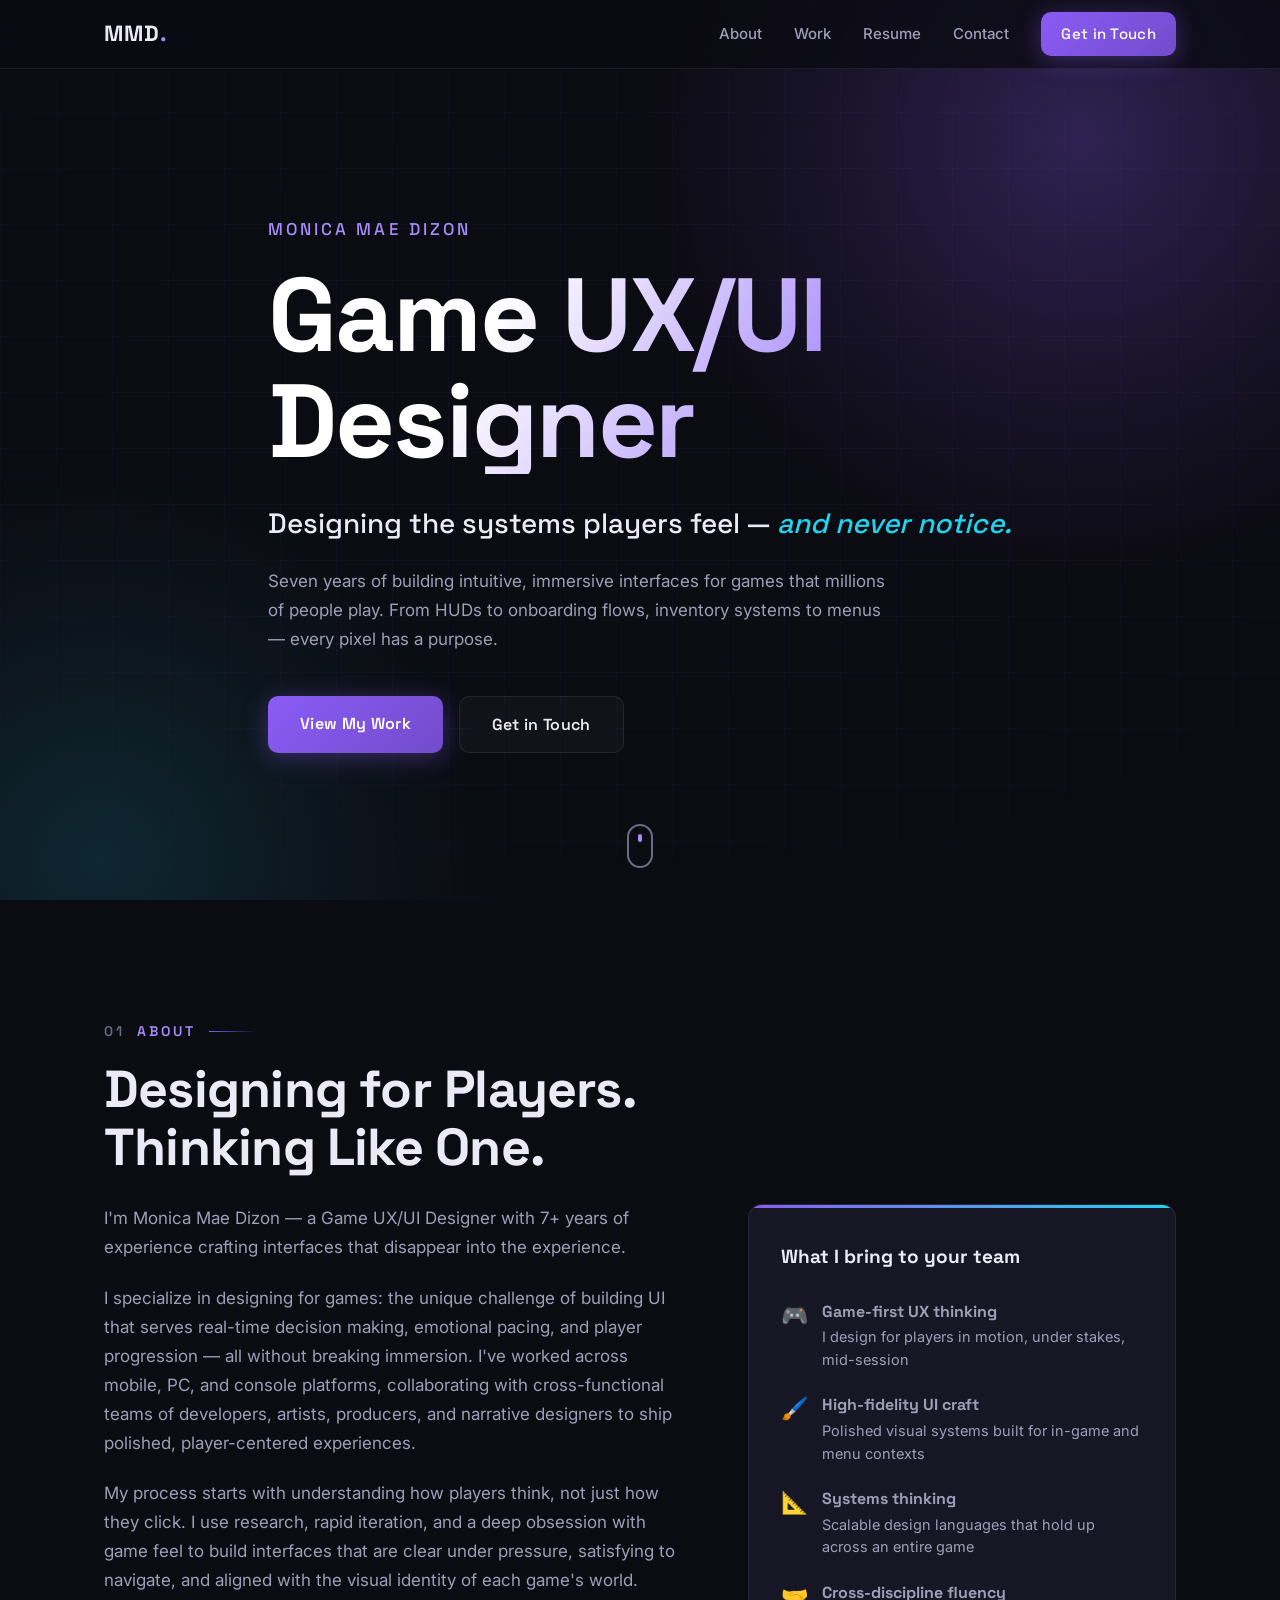
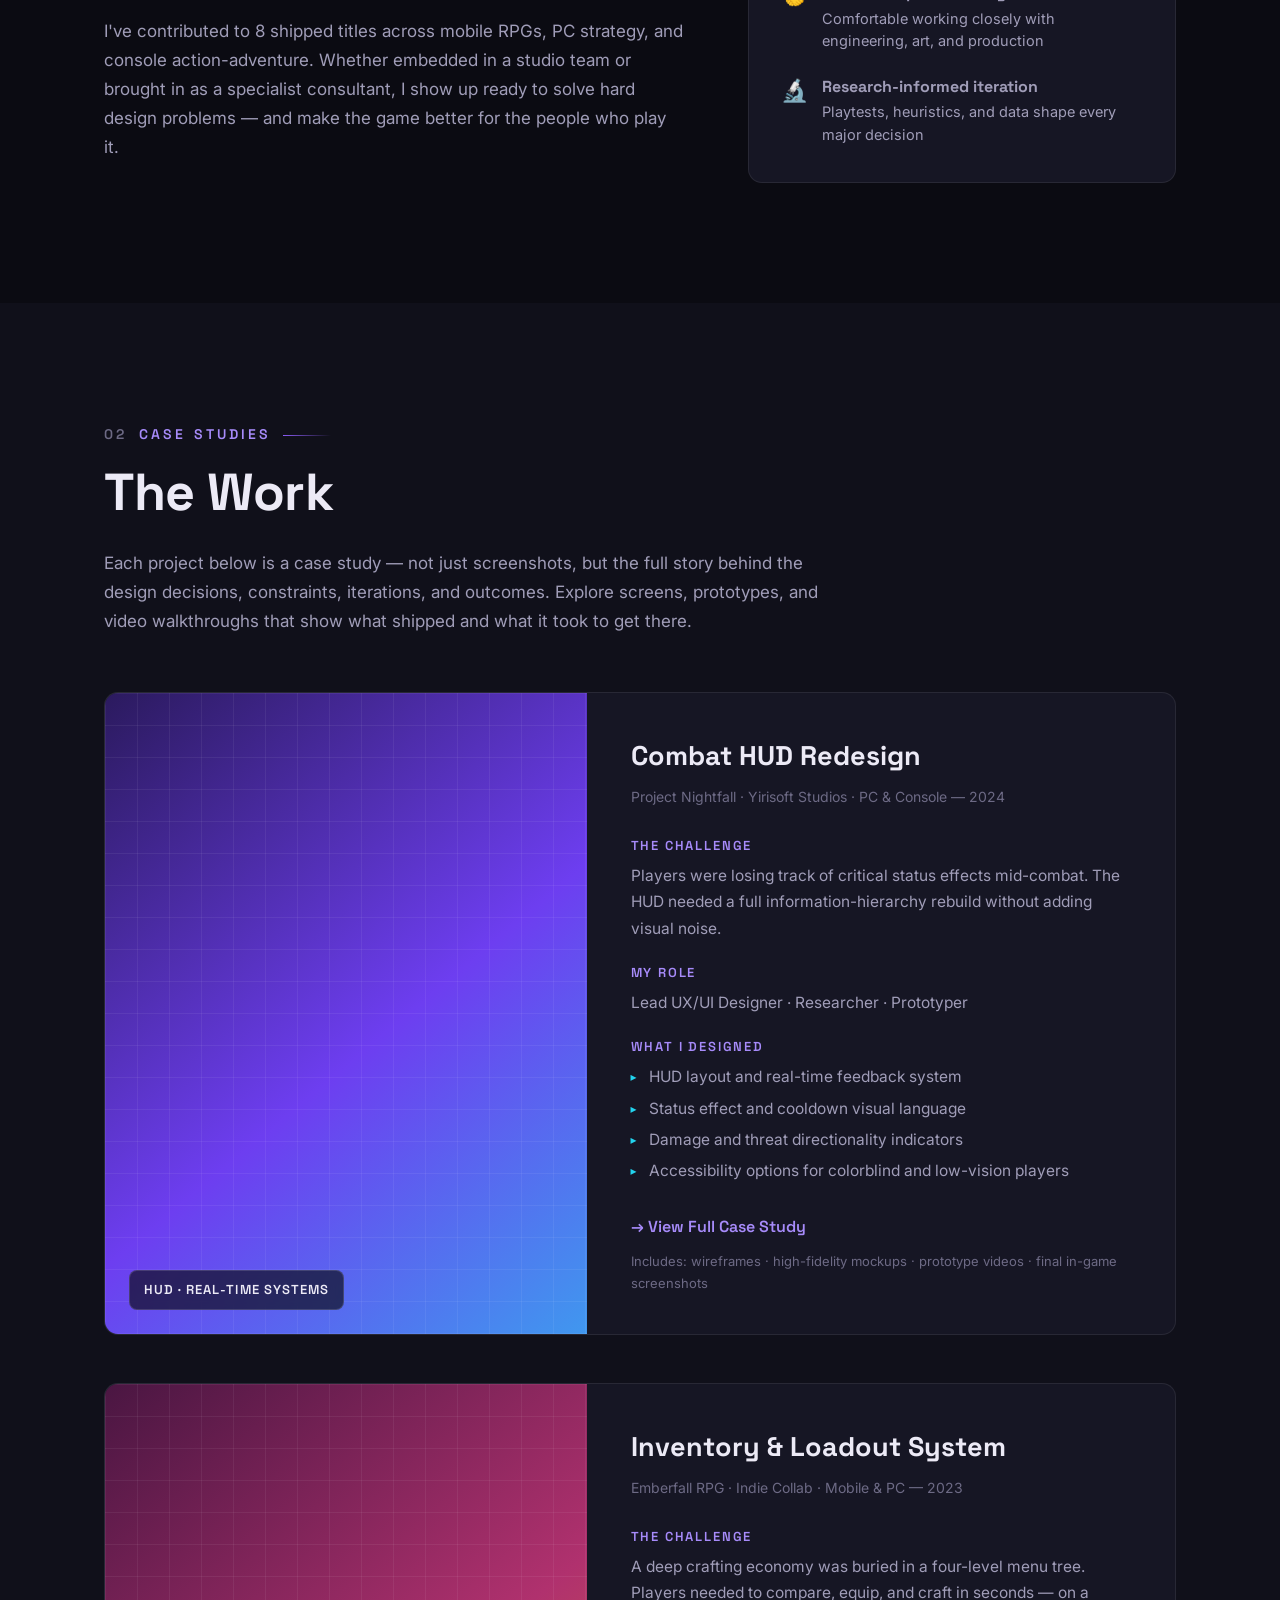
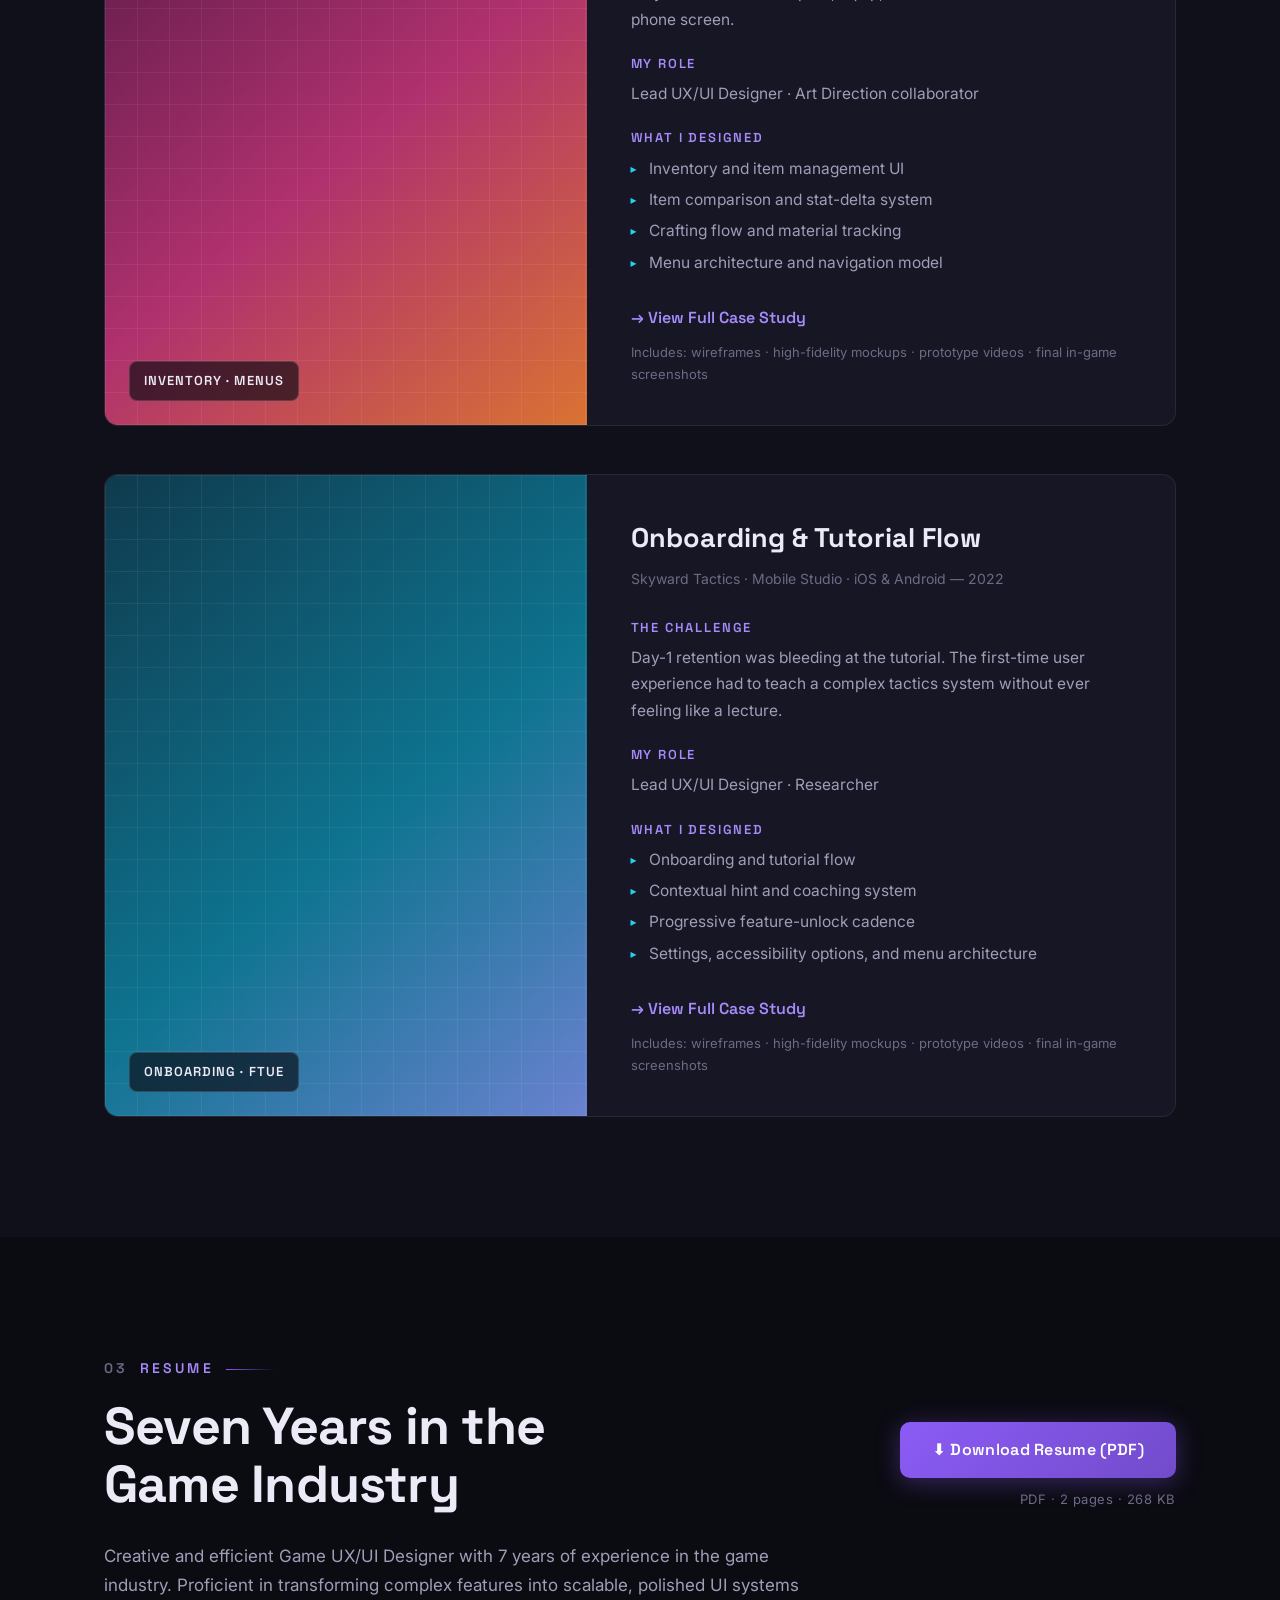
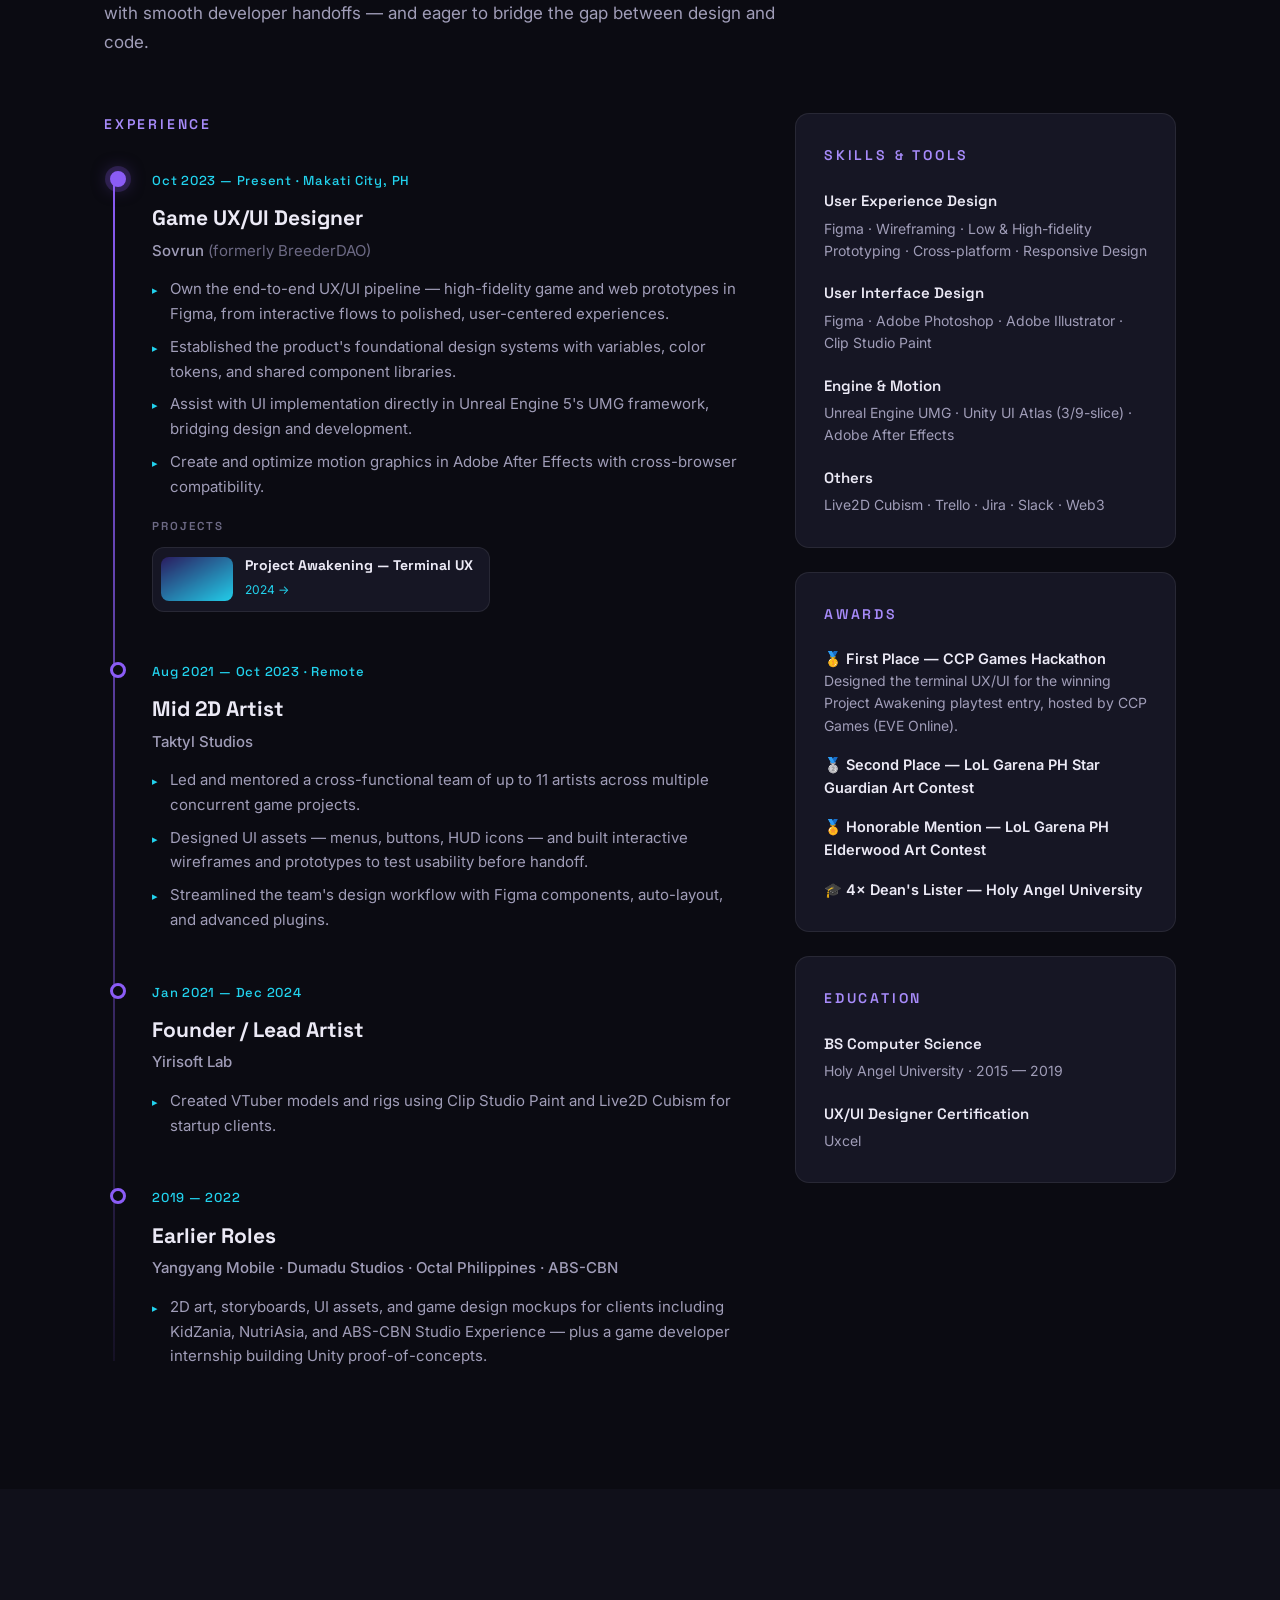
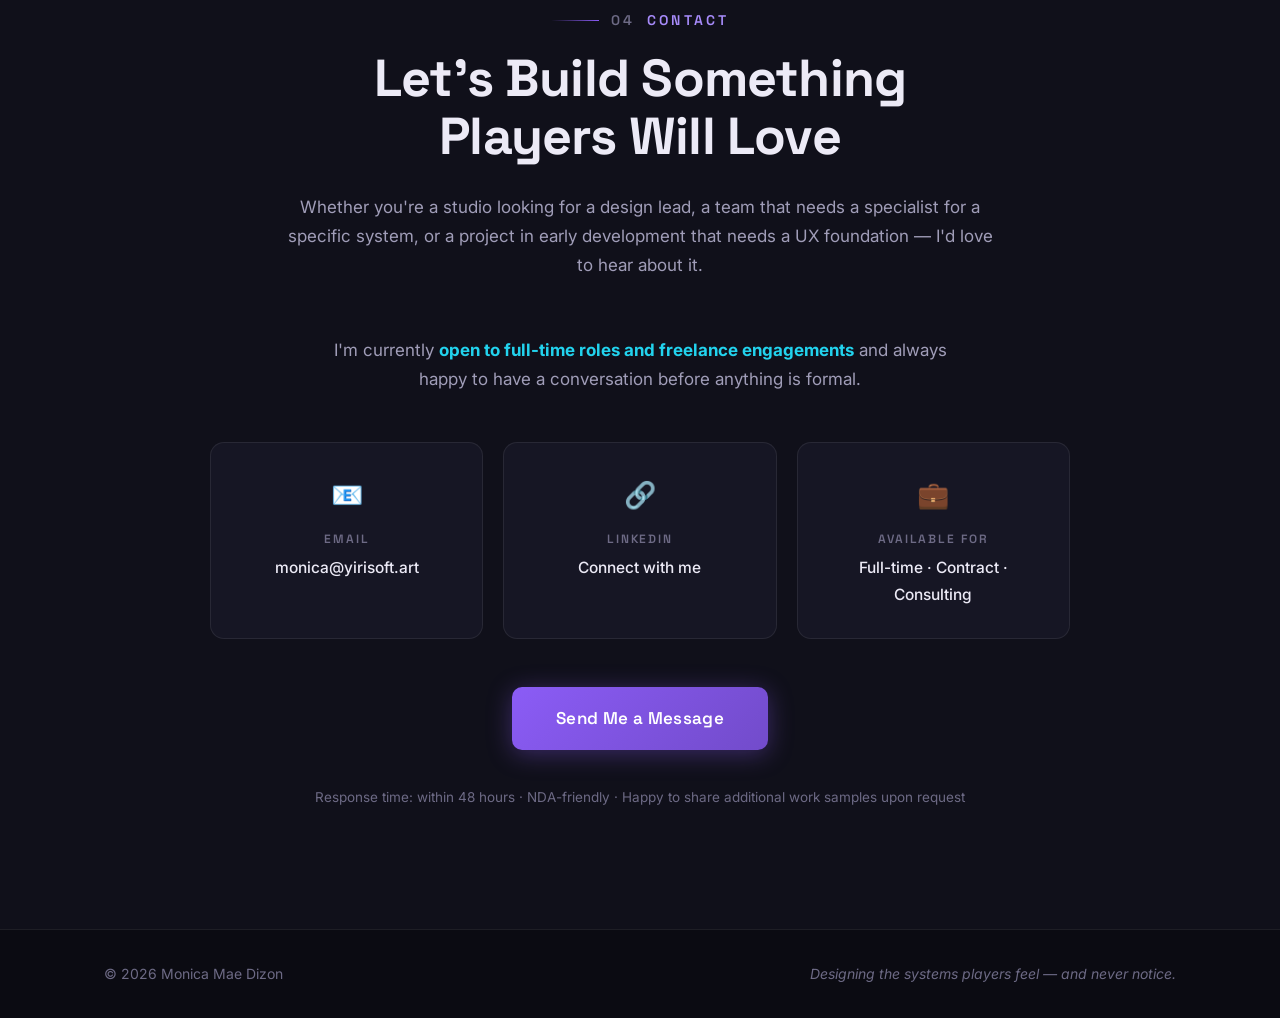
<file: index.html>
<!DOCTYPE html>
<html lang="en">
<head>
  <meta charset="UTF-8">
  <meta name="viewport" content="width=device-width, initial-scale=1.0">
  <title>Monica Mae Dizon — Game UX/UI Designer</title>
  <meta name="description" content="Game UX/UI Designer with 7+ years crafting intuitive, immersive interfaces for games millions of people play.">
  <link rel="preconnect" href="https://fonts.googleapis.com">
  <link rel="preconnect" href="https://fonts.gstatic.com" crossorigin>
  <link href="https://fonts.googleapis.com/css2?family=Space+Grotesk:wght@400;500;600;700&family=Inter:wght@400;500;600&display=swap" rel="stylesheet">
  <link rel="stylesheet" href="styles.css">
</head>
<body>

  <!-- ============ NAV ============ -->
  <header class="nav" id="top">
    <div class="nav-inner">
      <a href="#top" class="nav-logo">MMD<span class="logo-dot">.</span></a>
      <nav class="nav-links" id="navLinks">
        <a href="#about">About</a>
        <a href="#work">Work</a>
        <a href="#resume">Resume</a>
        <a href="#contact">Contact</a>
        <a href="#contact" class="btn btn-small btn-primary">Get in Touch</a>
      </nav>
      <button class="nav-toggle" id="navToggle" aria-label="Toggle navigation" aria-expanded="false">
        <span></span><span></span><span></span>
      </button>
    </div>
  </header>

  <!-- ============ HERO ============ -->
  <section class="hero">
    <div class="hero-bg" aria-hidden="true">
      <div class="grid-overlay"></div>
      <div class="glow glow-1"></div>
      <div class="glow glow-2"></div>
    </div>
    <div class="container hero-content">
      <p class="hero-eyebrow reveal">Monica Mae Dizon</p>
      <h1 class="hero-title reveal">Game UX/UI<br>Designer</h1>
      <p class="hero-tagline reveal">Designing the systems players feel — <em>and never notice.</em></p>
      <p class="hero-sub reveal">
        Seven years of building intuitive, immersive interfaces for games that millions of
        people play. From HUDs to onboarding flows, inventory systems to menus —
        every pixel has a purpose.
      </p>
      <div class="hero-cta reveal">
        <a href="#work" class="btn btn-primary">View My Work</a>
        <a href="#contact" class="btn btn-ghost">Get in Touch</a>
      </div>
    </div>
    <a href="#about" class="scroll-hint" aria-label="Scroll to About section">
      <span class="scroll-hint-dot"></span>
    </a>
  </section>

  <!-- ============ ABOUT ============ -->
  <section class="section" id="about">
    <div class="container">
      <div class="section-label reveal"><span>01</span> About</div>
      <h2 class="section-title reveal">Designing for Players.<br>Thinking Like One.</h2>

      <div class="about-grid">
        <div class="about-text reveal">
          <p>
            I'm Monica Mae Dizon — a Game UX/UI Designer with 7+ years of experience
            crafting interfaces that disappear into the experience.
          </p>
          <p>
            I specialize in designing for games: the unique challenge of building UI that
            serves real-time decision making, emotional pacing, and player progression —
            all without breaking immersion. I've worked across mobile, PC, and console
            platforms, collaborating with cross-functional teams of developers, artists,
            producers, and narrative designers to ship polished, player-centered experiences.
          </p>
          <p>
            My process starts with understanding <strong>how players think</strong>, not just
            how they click. I use research, rapid iteration, and a deep obsession with game
            feel to build interfaces that are clear under pressure, satisfying to navigate,
            and aligned with the visual identity of each game's world.
          </p>
          <p>
            <!-- TODO: Replace "8 shipped titles" and genres/platforms with Monica's real credits -->
            I've contributed to 8 shipped titles across mobile RPGs, PC strategy, and
            console action-adventure. Whether embedded in a studio team or brought in as a
            specialist consultant, I show up ready to solve hard design problems — and make
            the game better for the people who play it.
          </p>
        </div>

        <aside class="about-skills reveal">
          <h3>What I bring to your team</h3>
          <ul class="skill-list">
            <li>
              <span class="skill-icon">🎮</span>
              <div><strong>Game-first UX thinking</strong>I design for players in motion, under stakes, mid-session</div>
            </li>
            <li>
              <span class="skill-icon">🖌️</span>
              <div><strong>High-fidelity UI craft</strong>Polished visual systems built for in-game and menu contexts</div>
            </li>
            <li>
              <span class="skill-icon">📐</span>
              <div><strong>Systems thinking</strong>Scalable design languages that hold up across an entire game</div>
            </li>
            <li>
              <span class="skill-icon">🤝</span>
              <div><strong>Cross-discipline fluency</strong>Comfortable working closely with engineering, art, and production</div>
            </li>
            <li>
              <span class="skill-icon">🔬</span>
              <div><strong>Research-informed iteration</strong>Playtests, heuristics, and data shape every major decision</div>
            </li>
          </ul>
        </aside>
      </div>
    </div>
  </section>

  <!-- ============ WORK ============ -->
  <section class="section section-alt" id="work">
    <div class="container">
      <div class="section-label reveal"><span>02</span> Case Studies</div>
      <h2 class="section-title reveal">The Work</h2>
      <p class="section-intro reveal">
        Each project below is a case study — not just screenshots, but the full story behind
        the design decisions, constraints, iterations, and outcomes. Explore screens,
        prototypes, and video walkthroughs that show what shipped and what it took to get there.
      </p>

      <div class="case-grid">

        <!-- TODO: Replace all three case study cards with real projects -->
        <article class="case-card reveal">
          <div class="case-thumb case-thumb-1">
            <span class="case-thumb-tag">HUD · Real-time Systems</span>
          </div>
          <div class="case-body">
            <h3>Combat HUD Redesign</h3>
            <p class="case-meta">Project Nightfall · Yirisoft Studios · PC &amp; Console — 2024</p>
            <div class="case-block">
              <h4>The Challenge</h4>
              <p>Players were losing track of critical status effects mid-combat. The HUD needed a full information-hierarchy rebuild without adding visual noise.</p>
            </div>
            <div class="case-block">
              <h4>My Role</h4>
              <p>Lead UX/UI Designer · Researcher · Prototyper</p>
            </div>
            <div class="case-block">
              <h4>What I Designed</h4>
              <ul>
                <li>HUD layout and real-time feedback system</li>
                <li>Status effect and cooldown visual language</li>
                <li>Damage and threat directionality indicators</li>
                <li>Accessibility options for colorblind and low-vision players</li>
              </ul>
            </div>
            <a href="#" class="case-link">→ View Full Case Study</a>
            <p class="case-includes">Includes: wireframes · high-fidelity mockups · prototype videos · final in-game screenshots</p>
          </div>
        </article>

        <article class="case-card reveal">
          <div class="case-thumb case-thumb-2">
            <span class="case-thumb-tag">Inventory · Menus</span>
          </div>
          <div class="case-body">
            <h3>Inventory &amp; Loadout System</h3>
            <p class="case-meta">Emberfall RPG · Indie Collab · Mobile &amp; PC — 2023</p>
            <div class="case-block">
              <h4>The Challenge</h4>
              <p>A deep crafting economy was buried in a four-level menu tree. Players needed to compare, equip, and craft in seconds — on a phone screen.</p>
            </div>
            <div class="case-block">
              <h4>My Role</h4>
              <p>Lead UX/UI Designer · Art Direction collaborator</p>
            </div>
            <div class="case-block">
              <h4>What I Designed</h4>
              <ul>
                <li>Inventory and item management UI</li>
                <li>Item comparison and stat-delta system</li>
                <li>Crafting flow and material tracking</li>
                <li>Menu architecture and navigation model</li>
              </ul>
            </div>
            <a href="#" class="case-link">→ View Full Case Study</a>
            <p class="case-includes">Includes: wireframes · high-fidelity mockups · prototype videos · final in-game screenshots</p>
          </div>
        </article>

        <article class="case-card reveal">
          <div class="case-thumb case-thumb-3">
            <span class="case-thumb-tag">Onboarding · FTUE</span>
          </div>
          <div class="case-body">
            <h3>Onboarding &amp; Tutorial Flow</h3>
            <p class="case-meta">Skyward Tactics · Mobile Studio · iOS &amp; Android — 2022</p>
            <div class="case-block">
              <h4>The Challenge</h4>
              <p>Day-1 retention was bleeding at the tutorial. The first-time user experience had to teach a complex tactics system without ever feeling like a lecture.</p>
            </div>
            <div class="case-block">
              <h4>My Role</h4>
              <p>Lead UX/UI Designer · Researcher</p>
            </div>
            <div class="case-block">
              <h4>What I Designed</h4>
              <ul>
                <li>Onboarding and tutorial flow</li>
                <li>Contextual hint and coaching system</li>
                <li>Progressive feature-unlock cadence</li>
                <li>Settings, accessibility options, and menu architecture</li>
              </ul>
            </div>
            <a href="#" class="case-link">→ View Full Case Study</a>
            <p class="case-includes">Includes: wireframes · high-fidelity mockups · prototype videos · final in-game screenshots</p>
          </div>
        </article>

      </div>
    </div>
  </section>

  <!-- ============ RESUME ============ -->
  <section class="section" id="resume">
    <div class="container">
      <div class="resume-header">
        <div>
          <div class="section-label reveal"><span>03</span> Resume</div>
          <h2 class="section-title reveal">Seven Years in the<br>Game Industry</h2>
        </div>
        <div class="resume-download reveal">
          <a href="assets/MonicaDizon_GameUXUI_Resume.pdf" download="MonicaDizon_GameUXUI_Resume.pdf" class="btn btn-primary">
            ⬇ Download Resume (PDF)
          </a>
          <span class="resume-download-note">PDF · 2 pages · 268 KB</span>
        </div>
      </div>

      <p class="section-intro reveal">
        Creative and efficient Game UX/UI Designer with 7 years of experience in the game
        industry. Proficient in transforming complex features into scalable, polished UI
        systems with smooth developer handoffs — and eager to bridge the gap between
        design and code.
      </p>

      <div class="resume-grid">

        <!-- Experience timeline -->
        <div class="resume-experience">
          <h3 class="resume-col-title reveal">Experience</h3>

          <div class="timeline">
            <article class="timeline-item reveal">
              <div class="timeline-marker current"></div>
              <div class="timeline-content">
                <span class="timeline-date">Oct 2023 — Present · Makati City, PH</span>
                <h4>Game UX/UI Designer</h4>
                <p class="timeline-company">Sovrun <span>(formerly BreederDAO)</span></p>
                <ul>
                  <li>Own the end-to-end UX/UI pipeline — high-fidelity game and web prototypes in Figma, from interactive flows to polished, user-centered experiences.</li>
                  <li>Established the product's foundational design systems with variables, color tokens, and shared component libraries.</li>
                  <li>Assist with UI implementation directly in Unreal Engine 5's UMG framework, bridging design and development.</li>
                  <li>Create and optimize motion graphics in Adobe After Effects with cross-browser compatibility.</li>
                </ul>
              </div>
            </article>

            <article class="timeline-item reveal">
              <div class="timeline-marker"></div>
              <div class="timeline-content">
                <span class="timeline-date">Aug 2021 — Oct 2023 · Remote</span>
                <h4>Mid 2D Artist</h4>
                <p class="timeline-company">Taktyl Studios</p>
                <ul>
                  <li>Led and mentored a cross-functional team of up to 11 artists across multiple concurrent game projects.</li>
                  <li>Designed UI assets — menus, buttons, HUD icons — and built interactive wireframes and prototypes to test usability before handoff.</li>
                  <li>Streamlined the team's design workflow with Figma components, auto-layout, and advanced plugins.</li>
                </ul>
              </div>
            </article>

            <article class="timeline-item reveal">
              <div class="timeline-marker"></div>
              <div class="timeline-content">
                <span class="timeline-date">Jan 2021 — Dec 2024</span>
                <h4>Founder / Lead Artist</h4>
                <p class="timeline-company">Yirisoft Lab</p>
                <ul>
                  <li>Created VTuber models and rigs using Clip Studio Paint and Live2D Cubism for startup clients.</li>
                </ul>
              </div>
            </article>

            <article class="timeline-item reveal">
              <div class="timeline-marker"></div>
              <div class="timeline-content">
                <span class="timeline-date">2019 — 2022</span>
                <h4>Earlier Roles</h4>
                <p class="timeline-company">Yangyang Mobile · Dumadu Studios · Octal Philippines · ABS-CBN</p>
                <ul>
                  <li>2D art, storyboards, UI assets, and game design mockups for clients including KidZania, NutriAsia, and ABS-CBN Studio Experience — plus a game developer internship building Unity proof-of-concepts.</li>
                </ul>
              </div>
            </article>
          </div>
        </div>

        <!-- Sidebar: skills, awards, education -->
        <aside class="resume-side">
          <div class="resume-card reveal">
            <h3 class="resume-col-title">Skills &amp; Tools</h3>
            <div class="resume-skill-group">
              <h5>User Experience Design</h5>
              <p>Figma · Wireframing · Low &amp; High-fidelity Prototyping · Cross-platform · Responsive Design</p>
            </div>
            <div class="resume-skill-group">
              <h5>User Interface Design</h5>
              <p>Figma · Adobe Photoshop · Adobe Illustrator · Clip Studio Paint</p>
            </div>
            <div class="resume-skill-group">
              <h5>Engine &amp; Motion</h5>
              <p>Unreal Engine UMG · Unity UI Atlas (3/9-slice) · Adobe After Effects</p>
            </div>
            <div class="resume-skill-group">
              <h5>Others</h5>
              <p>Live2D Cubism · Trello · Jira · Slack · Web3</p>
            </div>
          </div>

          <div class="resume-card reveal">
            <h3 class="resume-col-title">Awards</h3>
            <ul class="resume-award-list">
              <li>
                <strong>🥇 First Place — CCP Games Hackathon</strong>
                Designed the terminal UX/UI for the winning Project Awakening playtest entry, hosted by CCP Games (EVE Online).
              </li>
              <li>
                <strong>🥈 Second Place — LoL Garena PH Star Guardian Art Contest</strong>
              </li>
              <li>
                <strong>🏅 Honorable Mention — LoL Garena PH Elderwood Art Contest</strong>
              </li>
              <li>
                <strong>🎓 4× Dean's Lister — Holy Angel University</strong>
              </li>
            </ul>
          </div>

          <div class="resume-card reveal">
            <h3 class="resume-col-title">Education</h3>
            <div class="resume-skill-group">
              <h5>BS Computer Science</h5>
              <p>Holy Angel University · 2015 — 2019</p>
            </div>
            <div class="resume-skill-group">
              <h5>UX/UI Designer Certification</h5>
              <p>Uxcel</p>
            </div>
          </div>
        </aside>

      </div>
    </div>
  </section>

  <!-- ============ CONTACT ============ -->
  <section class="section section-alt" id="contact">
    <div class="container contact-container">
      <div class="section-label reveal"><span>04</span> Contact</div>
      <h2 class="section-title reveal">Let's Build Something<br>Players Will Love</h2>
      <p class="section-intro reveal">
        Whether you're a studio looking for a design lead, a team that needs a specialist for
        a specific system, or a project in early development that needs a UX foundation —
        I'd love to hear about it.
      </p>
      <p class="contact-availability reveal">
        <!-- TODO: Pick real availability status -->
        I'm currently <strong>open to full-time roles and freelance engagements</strong> and
        always happy to have a conversation before anything is formal.
      </p>

      <div class="contact-cards reveal">
        <a href="mailto:monica@yirisoft.art" class="contact-card">
          <span class="contact-card-icon">📧</span>
          <span class="contact-card-label">Email</span>
          <span class="contact-card-value">monica@yirisoft.art</span>
        </a>
        <a href="https://www.linkedin.com/in/yirisoft/" target="_blank" rel="noopener" class="contact-card">
          <span class="contact-card-icon">🔗</span>
          <span class="contact-card-label">LinkedIn</span>
          <span class="contact-card-value">Connect with me</span>
        </a>
        <div class="contact-card">
          <span class="contact-card-icon">💼</span>
          <span class="contact-card-label">Available for</span>
          <span class="contact-card-value">Full-time · Contract · Consulting</span>
        </div>
      </div>

      <div class="contact-cta reveal">
        <a href="mailto:monica@yirisoft.art" class="btn btn-primary btn-large">Send Me a Message</a>
      </div>

      <p class="contact-footnote reveal">
        Response time: within 48 hours · NDA-friendly · Happy to share additional work samples upon request
      </p>
    </div>
  </section>

  <!-- ============ FOOTER ============ -->
  <footer class="footer">
    <div class="container footer-inner">
      <p>© 2026 Monica Mae Dizon</p>
      <p class="footer-tag">Designing the systems players feel — and never notice.</p>
    </div>
  </footer>

  <script src="script.js"></script>
  <script src="render.js"></script>
</body>
</html>
</file>
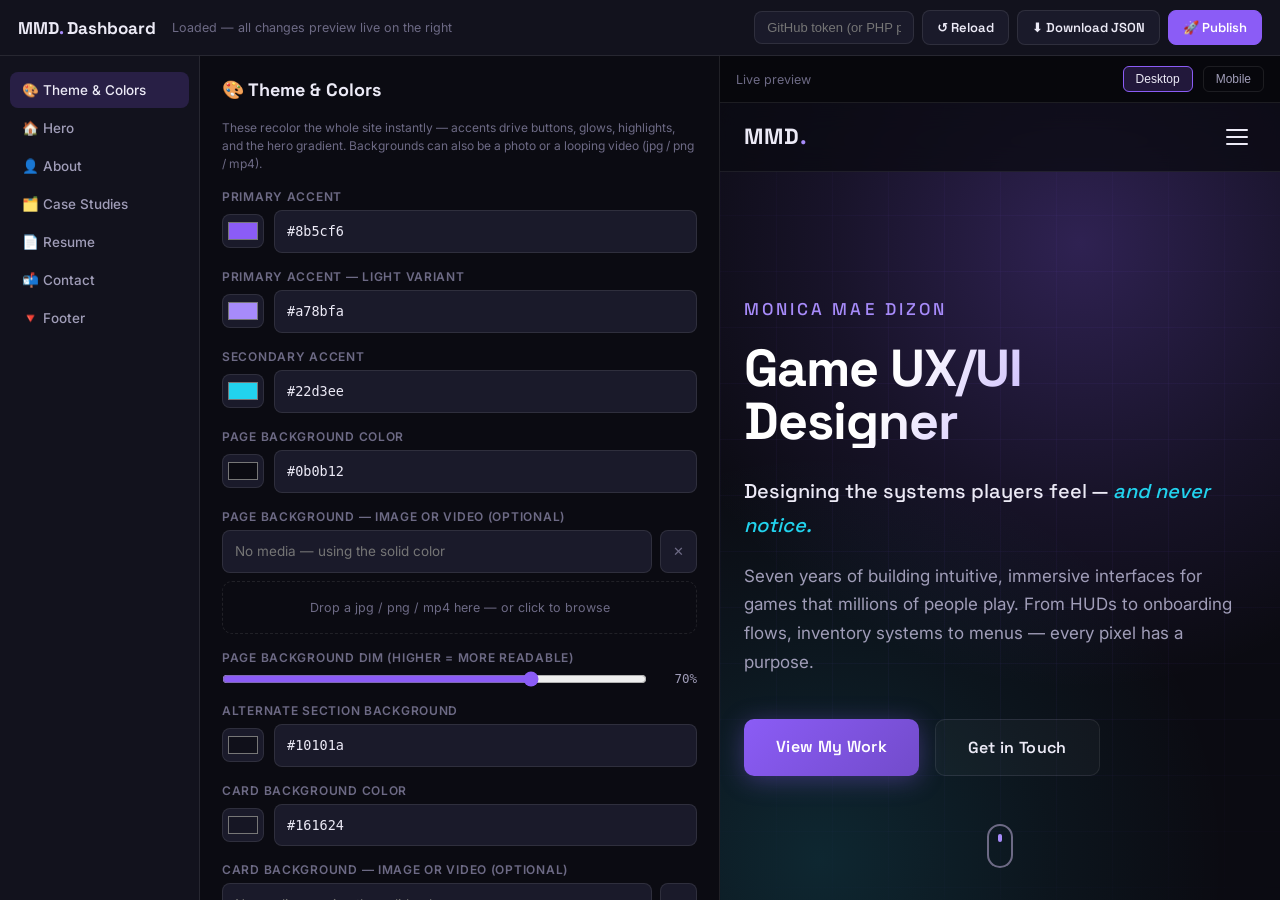
<file: admin.html>
<!DOCTYPE html>
<html lang="en">
<head>
  <meta charset="UTF-8">
  <meta name="viewport" content="width=device-width, initial-scale=1.0">
  <title>Site Dashboard — Monica Mae Dizon</title>
  <meta name="robots" content="noindex, nofollow">
  <link href="https://fonts.googleapis.com/css2?family=Space+Grotesk:wght@500;600;700&family=Inter:wght@400;500;600&display=swap" rel="stylesheet">
  <link rel="stylesheet" href="admin.css">
</head>
<body>

  <header class="topbar">
    <div class="topbar-left">
      <span class="topbar-logo">MMD<span>.</span> Dashboard</span>
      <span class="status" id="status">Loading…</span>
    </div>
    <div class="topbar-right">
      <input type="password" id="password" placeholder="GitHub token (or PHP password)" autocomplete="off" title="On GitHub Pages: paste a fine-grained GitHub token (github_pat_…). On PHP hosting: your save.php password.">
      <button class="tb-btn" id="btnReload" title="Discard unsaved changes and reload the live content">↺ Reload</button>
      <button class="tb-btn" id="btnDownload" title="Download content.json to upload manually">⬇ Download JSON</button>
      <button class="tb-btn tb-primary" id="btnPublish" title="Save straight to the server (needs save.php + password)">🚀 Publish</button>
    </div>
  </header>

  <div class="layout">
    <nav class="sidebar" id="sidebar"></nav>

    <main class="editor">
      <div id="form"></div>
    </main>

    <section class="preview">
      <div class="preview-bar">
        <span>Live preview</span>
        <div>
          <button class="pv-btn active" id="pvDesktop">Desktop</button>
          <button class="pv-btn" id="pvMobile">Mobile</button>
        </div>
      </div>
      <div class="preview-frame-wrap">
        <iframe id="previewFrame" src="index.html?preview=1" title="Site preview"></iframe>
      </div>
    </section>
  </div>

  <script src="admin.js"></script>
</body>
</html>
</file>
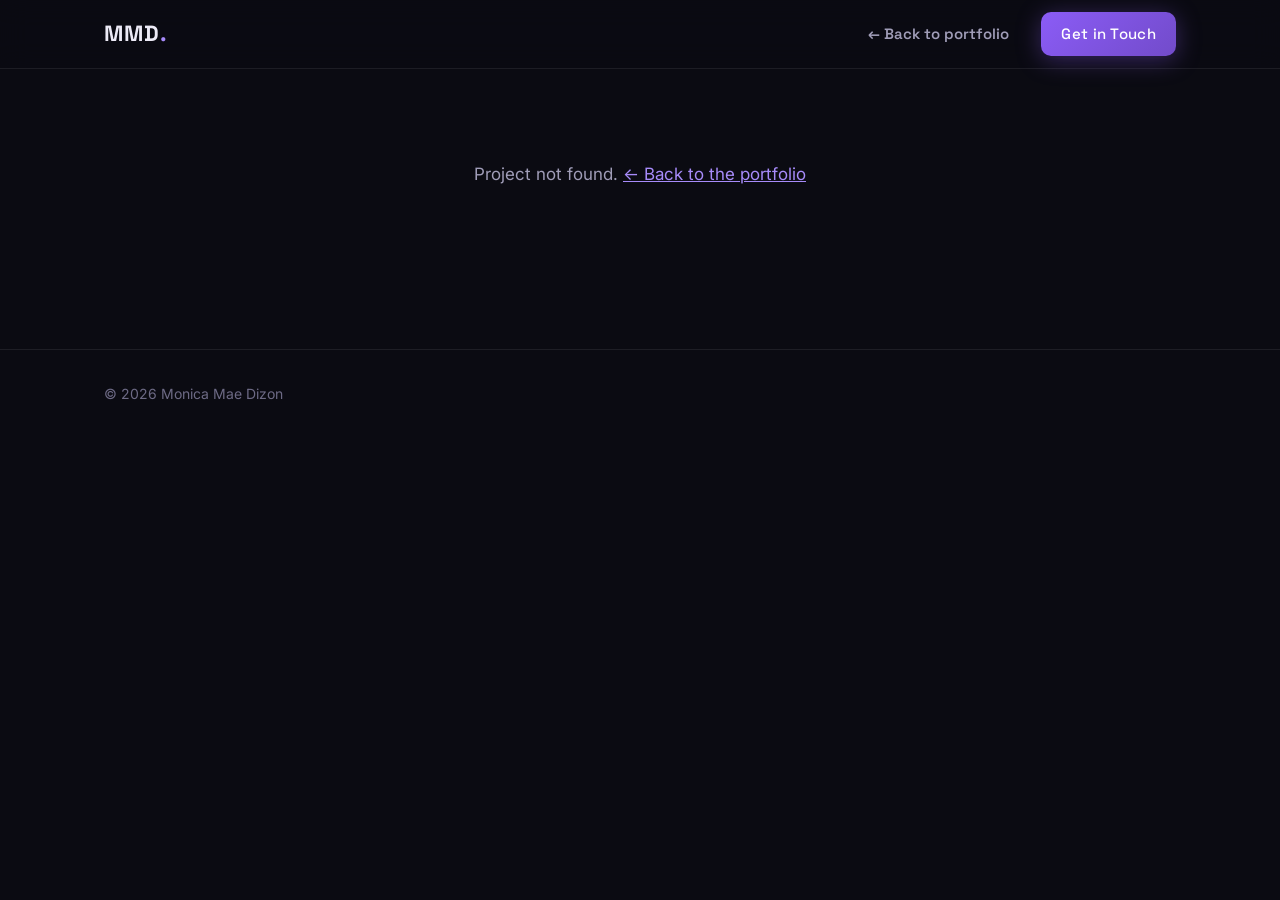
<file: project.html>
<!DOCTYPE html>
<html lang="en">
<head>
  <meta charset="UTF-8">
  <meta name="viewport" content="width=device-width, initial-scale=1.0">
  <title>Project — Monica Mae Dizon</title>
  <link rel="preconnect" href="https://fonts.googleapis.com">
  <link rel="preconnect" href="https://fonts.gstatic.com" crossorigin>
  <link href="https://fonts.googleapis.com/css2?family=Space+Grotesk:wght@400;500;600;700&family=Inter:wght@400;500;600&display=swap" rel="stylesheet">
  <link rel="stylesheet" href="styles.css">
  <link rel="stylesheet" href="project.css">
</head>
<body>

  <header class="nav">
    <div class="nav-inner">
      <a href="index.html" class="nav-logo">MMD<span class="logo-dot">.</span></a>
      <nav class="nav-links project-nav-links">
        <a href="index.html#resume" id="backLink">← Back to portfolio</a>
        <a href="index.html#contact" class="btn btn-small btn-primary">Get in Touch</a>
      </nav>
    </div>
  </header>

  <main id="projectRoot">
    <div class="container project-loading">Loading…</div>
  </main>

  <footer class="footer">
    <div class="container footer-inner">
      <p id="footerCopy">© 2026 Monica Mae Dizon</p>
      <p class="footer-tag" id="footerTag"></p>
    </div>
  </footer>

  <div id="lightbox" class="lightbox" hidden>
    <button class="lb-close" aria-label="Close">✕</button>
    <button class="lb-prev" aria-label="Previous">‹</button>
    <div class="lb-content"></div>
    <button class="lb-next" aria-label="Next">›</button>
    <p class="lb-caption"></p>
  </div>

  <script src="project.js"></script>
</body>
</html>
</file>
<file: styles.css>
/* ============================================================
   Monica Mae Dizon — Portfolio
   Dark game-UI aesthetic · violet + cyan accent system
   ============================================================ */

:root {
  --bg: #0b0b12;
  --bg-alt: #10101a;
  --surface: #161624;
  --surface-hover: #1c1c2e;
  --border: rgba(255, 255, 255, 0.08);
  --text: #eceaf6;
  --text-muted: #a09db8;
  --text-faint: #6d6a85;
  --accent: #8b5cf6;
  --accent-bright: #a78bfa;
  --accent-2: #22d3ee;
  --font-display: "Space Grotesk", system-ui, sans-serif;
  --font-body: "Inter", system-ui, sans-serif;
  --radius: 14px;
  --container: 1120px;
}

* { margin: 0; padding: 0; box-sizing: border-box; }

html { scroll-behavior: smooth; }

body {
  background: var(--bg);
  color: var(--text);
  font-family: var(--font-body);
  font-size: 17px;
  line-height: 1.7;
  -webkit-font-smoothing: antialiased;
}

.container {
  max-width: var(--container);
  margin: 0 auto;
  padding: 0 24px;
}

a { color: inherit; }

::selection { background: color-mix(in srgb, var(--accent) 40%, transparent); }

/* ---------- Buttons ---------- */
.btn {
  display: inline-block;
  font-family: var(--font-display);
  font-weight: 600;
  font-size: 16px;
  padding: 14px 32px;
  border-radius: 10px;
  text-decoration: none;
  transition: transform 0.2s ease, box-shadow 0.2s ease, background 0.2s ease, border-color 0.2s ease;
  letter-spacing: 0.02em;
}

.btn-primary {
  background: linear-gradient(135deg, var(--accent) 0%, color-mix(in srgb, var(--accent) 78%, #1a1030) 100%);
  color: #fff;
  box-shadow: 0 4px 24px color-mix(in srgb, var(--accent) 35%, transparent);
}
.btn-primary:hover {
  transform: translateY(-2px);
  box-shadow: 0 8px 32px color-mix(in srgb, var(--accent) 50%, transparent);
}

.btn-ghost {
  border: 1px solid var(--border);
  color: var(--text);
  background: rgba(255, 255, 255, 0.03);
}
.btn-ghost:hover {
  border-color: var(--accent-bright);
  background: color-mix(in srgb, var(--accent) 10%, transparent);
  transform: translateY(-2px);
}

.btn-small { padding: 9px 20px; font-size: 14px; }
.btn-large { padding: 17px 44px; font-size: 17px; }

/* ---------- Nav ---------- */
.nav {
  position: fixed;
  inset: 0 0 auto 0;
  z-index: 100;
  backdrop-filter: blur(14px);
  background: color-mix(in srgb, var(--bg) 78%, transparent);
  border-bottom: 1px solid var(--border);
}

.nav-inner {
  max-width: var(--container);
  margin: 0 auto;
  padding: 0 24px;
  height: 68px;
  display: flex;
  align-items: center;
  justify-content: space-between;
}

.nav-logo {
  font-family: var(--font-display);
  font-weight: 700;
  font-size: 22px;
  text-decoration: none;
  letter-spacing: 0.04em;
}
.logo-dot { color: var(--accent-bright); }

.nav-links {
  display: flex;
  align-items: center;
  gap: 32px;
}
.nav-links a {
  text-decoration: none;
  font-size: 15px;
  font-weight: 500;
  color: var(--text-muted);
  transition: color 0.2s ease;
}
.nav-links a:hover { color: var(--text); }
.nav-links a.btn { color: #fff; }

.nav-toggle {
  display: none;
  flex-direction: column;
  gap: 5px;
  background: none;
  border: none;
  cursor: pointer;
  padding: 8px;
}
.nav-toggle span {
  display: block;
  width: 22px;
  height: 2px;
  background: var(--text);
  border-radius: 2px;
  transition: transform 0.25s ease, opacity 0.25s ease;
}

/* ---------- Hero ---------- */
.hero {
  position: relative;
  min-height: 100vh;
  display: flex;
  align-items: center;
  overflow: hidden;
}

.hero-bg { position: absolute; inset: 0; pointer-events: none; }

.grid-overlay {
  position: absolute;
  inset: 0;
  background-image:
    linear-gradient(color-mix(in srgb, var(--accent) 5%, transparent) 1px, transparent 1px),
    linear-gradient(90deg, color-mix(in srgb, var(--accent) 5%, transparent) 1px, transparent 1px);
  background-size: 56px 56px;
  mask-image: radial-gradient(ellipse 90% 70% at 50% 45%, black 40%, transparent 100%);
}

.glow {
  position: absolute;
  border-radius: 50%;
}
.glow-1 {
  width: 900px; height: 900px;
  background: radial-gradient(circle, color-mix(in srgb, var(--accent) 28%, transparent) 0%, color-mix(in srgb, var(--accent) 10%, transparent) 40%, transparent 70%);
  top: -310px; right: -250px;
}
.glow-2 {
  width: 820px; height: 820px;
  background: radial-gradient(circle, color-mix(in srgb, var(--accent-2) 14%, transparent) 0%, color-mix(in srgb, var(--accent-2) 5%, transparent) 40%, transparent 70%);
  bottom: -370px; left: -310px;
}

.hero-content { position: relative; padding-top: 68px; }

.hero-eyebrow {
  font-family: var(--font-display);
  font-size: 17px;
  font-weight: 500;
  color: var(--accent-bright);
  letter-spacing: 0.18em;
  text-transform: uppercase;
  margin-bottom: 18px;
}

.hero-title {
  font-family: var(--font-display);
  font-size: clamp(52px, 9vw, 104px);
  font-weight: 700;
  line-height: 1.02;
  letter-spacing: -0.02em;
  margin-bottom: 26px;
  background: linear-gradient(120deg, #fff 30%, var(--accent-bright) 75%, var(--accent-2) 110%);
  -webkit-background-clip: text;
  background-clip: text;
  -webkit-text-fill-color: transparent;
}

.hero-tagline {
  font-family: var(--font-display);
  font-size: clamp(20px, 3vw, 28px);
  font-weight: 500;
  color: var(--text);
  margin-bottom: 20px;
}
.hero-tagline em { color: var(--accent-2); font-style: italic; }

.hero-sub {
  max-width: 620px;
  color: var(--text-muted);
  margin-bottom: 42px;
}

.hero-cta { display: flex; gap: 16px; flex-wrap: wrap; }

.scroll-hint {
  position: absolute;
  bottom: 32px;
  left: 50%;
  transform: translateX(-50%);
  width: 26px; height: 44px;
  border: 2px solid var(--text-faint);
  border-radius: 14px;
  display: flex;
  justify-content: center;
}
.scroll-hint-dot {
  width: 4px; height: 8px;
  margin-top: 8px;
  background: var(--accent-bright);
  border-radius: 2px;
  animation: scrollBounce 1.8s ease-in-out infinite;
}
@keyframes scrollBounce {
  0%, 100% { transform: translateY(0); opacity: 1; }
  60% { transform: translateY(14px); opacity: 0.2; }
}

/* ---------- Sections ---------- */
.section { padding: 120px 0; }
.section-alt { background: var(--bg-alt); }

.section-label {
  font-family: var(--font-display);
  font-size: 14px;
  font-weight: 600;
  letter-spacing: 0.22em;
  text-transform: uppercase;
  color: var(--accent-bright);
  margin-bottom: 16px;
  display: flex;
  align-items: center;
  gap: 12px;
}
.section-label span { color: var(--text-faint); }
.section-label::after {
  content: "";
  flex: 0 0 48px;
  height: 1px;
  background: linear-gradient(90deg, var(--accent), transparent);
}

.section-title {
  font-family: var(--font-display);
  font-size: clamp(34px, 5vw, 52px);
  font-weight: 700;
  line-height: 1.12;
  letter-spacing: -0.015em;
  margin-bottom: 28px;
}

.section-intro {
  max-width: 720px;
  color: var(--text-muted);
  margin-bottom: 56px;
}

/* ---------- About ---------- */
.about-grid {
  display: grid;
  grid-template-columns: 1.15fr 0.85fr;
  gap: 64px;
  align-items: start;
  margin-top: 16px;
}

.about-text p { margin-bottom: 22px; color: var(--text-muted); }
.about-text strong { color: var(--text); }

.about-skills {
  background: var(--surface);
  border: 1px solid var(--border);
  border-radius: var(--radius);
  padding: 36px 32px;
  position: relative;
  overflow: hidden;
}
.about-skills::before {
  content: "";
  position: absolute;
  inset: 0 0 auto 0;
  height: 3px;
  background: linear-gradient(90deg, var(--accent), var(--accent-2));
}
.about-skills h3 {
  font-family: var(--font-display);
  font-size: 19px;
  margin-bottom: 26px;
}

.skill-list { list-style: none; display: grid; gap: 22px; }
.skill-list li { display: flex; gap: 14px; align-items: flex-start; }
.skill-icon { font-size: 22px; line-height: 1.4; }
.skill-list strong {
  display: block;
  font-family: var(--font-display);
  font-size: 16px;
  margin-bottom: 2px;
}
.skill-list div { font-size: 14.5px; color: var(--text-muted); line-height: 1.55; }

/* ---------- Case studies ---------- */
.case-grid { display: grid; gap: 48px; }

.case-card {
  display: grid;
  grid-template-columns: 0.9fr 1.1fr;
  background: var(--surface);
  border: 1px solid var(--border);
  border-radius: var(--radius);
  overflow: hidden;
  transition: transform 0.25s ease, border-color 0.25s ease, box-shadow 0.25s ease;
}
.case-card:hover {
  transform: translateY(-4px);
  border-color: color-mix(in srgb, var(--accent) 40%, transparent);
  box-shadow: 0 20px 48px rgba(0, 0, 0, 0.45);
}

.case-thumb {
  position: relative;
  min-height: 320px;
  display: flex;
  align-items: flex-end;
  padding: 24px;
}
/* TODO: Replace gradient placeholders with real project imagery via background-image */
.case-thumb-1 { background: linear-gradient(140deg, #2b1a5e 0%, #6d3ef0 55%, #22d3ee 130%); }
.case-thumb-2 { background: linear-gradient(140deg, #4a1642 0%, #b0316e 60%, #f59e0b 140%); }
.case-thumb-3 { background: linear-gradient(140deg, #0f3a4d 0%, #0e7490 55%, #a78bfa 140%); }

.case-thumb::before {
  content: "";
  position: absolute;
  inset: 0;
  background-image:
    linear-gradient(rgba(255,255,255,0.06) 1px, transparent 1px),
    linear-gradient(90deg, rgba(255,255,255,0.06) 1px, transparent 1px);
  background-size: 32px 32px;
}

.case-thumb-tag {
  position: relative;
  font-family: var(--font-display);
  font-size: 13px;
  font-weight: 600;
  letter-spacing: 0.08em;
  text-transform: uppercase;
  background: rgba(10, 10, 18, 0.65);
  backdrop-filter: blur(6px);
  padding: 8px 14px;
  border-radius: 8px;
  border: 1px solid rgba(255, 255, 255, 0.14);
}

.case-body { padding: 40px 44px; }

.case-body h3 {
  font-family: var(--font-display);
  font-size: 27px;
  font-weight: 700;
  margin-bottom: 6px;
}

.case-meta {
  font-size: 14px;
  color: var(--text-faint);
  margin-bottom: 26px;
}

.case-block { margin-bottom: 20px; }
.case-block h4 {
  font-family: var(--font-display);
  font-size: 13px;
  font-weight: 600;
  letter-spacing: 0.14em;
  text-transform: uppercase;
  color: var(--accent-bright);
  margin-bottom: 6px;
}
.case-block p { color: var(--text-muted); font-size: 15.5px; }
.case-block ul {
  list-style: none;
  color: var(--text-muted);
  font-size: 15.5px;
  display: grid;
  gap: 5px;
}
.case-block ul li { padding-left: 18px; position: relative; }
.case-block ul li::before {
  content: "▸";
  position: absolute;
  left: 0;
  color: var(--accent-2);
  font-size: 12px;
  top: 3px;
}

.case-link {
  display: inline-block;
  font-family: var(--font-display);
  font-weight: 600;
  font-size: 16px;
  color: var(--accent-bright);
  text-decoration: none;
  margin: 8px 0 10px;
  transition: color 0.2s ease, transform 0.2s ease;
}
.case-link:hover { color: var(--accent-2); transform: translateX(4px); }

.case-includes { font-size: 13px; color: var(--text-faint); }

/* ---------- Resume ---------- */
.resume-header {
  display: flex;
  justify-content: space-between;
  align-items: flex-end;
  gap: 32px;
  flex-wrap: wrap;
  margin-bottom: 8px;
}
.resume-header .section-title { margin-bottom: 20px; }

.resume-download {
  display: flex;
  flex-direction: column;
  align-items: flex-end;
  gap: 10px;
  padding-bottom: 24px;
}
.resume-download-note {
  font-size: 13px;
  color: var(--text-faint);
  letter-spacing: 0.04em;
}

.resume-grid {
  display: grid;
  grid-template-columns: 1.25fr 0.75fr;
  gap: 56px;
  align-items: start;
}

.resume-col-title {
  font-family: var(--font-display);
  font-size: 14px;
  font-weight: 600;
  letter-spacing: 0.2em;
  text-transform: uppercase;
  color: var(--accent-bright);
  margin-bottom: 28px;
}

/* Timeline */
.timeline {
  position: relative;
  padding-left: 4px;
}
.timeline::before {
  content: "";
  position: absolute;
  left: 9px;
  top: 8px;
  bottom: 8px;
  width: 2px;
  background: linear-gradient(180deg, var(--accent) 0%, color-mix(in srgb, var(--accent) 8%, transparent) 100%);
}

.timeline-item {
  position: relative;
  padding-left: 44px;
  padding-bottom: 44px;
}
.timeline-item:last-child { padding-bottom: 0; }

.timeline-marker {
  position: absolute;
  left: 2px;
  top: 6px;
  width: 16px;
  height: 16px;
  border-radius: 50%;
  background: var(--bg);
  border: 3px solid var(--accent);
}
.timeline-marker.current {
  background: var(--accent);
  box-shadow: 0 0 0 5px color-mix(in srgb, var(--accent) 20%, transparent), 0 0 18px color-mix(in srgb, var(--accent) 50%, transparent);
}

.timeline-date {
  display: inline-block;
  font-family: var(--font-display);
  font-size: 13px;
  font-weight: 500;
  letter-spacing: 0.06em;
  color: var(--accent-2);
  margin-bottom: 8px;
}

.timeline-content h4 {
  font-family: var(--font-display);
  font-size: 21px;
  font-weight: 700;
  margin-bottom: 2px;
}

.timeline-company {
  font-size: 15px;
  color: var(--text-muted);
  font-weight: 500;
  margin-bottom: 14px;
}
.timeline-company span { color: var(--text-faint); font-weight: 400; }

.timeline-content ul {
  list-style: none;
  display: grid;
  gap: 8px;
  color: var(--text-muted);
  font-size: 15px;
  line-height: 1.65;
}
.timeline-content ul li {
  padding-left: 18px;
  position: relative;
}
.timeline-content ul li::before {
  content: "▸";
  position: absolute;
  left: 0;
  color: var(--accent-2);
  font-size: 11px;
  top: 4px;
}

/* Timeline project chips */
.timeline-projects-label {
  font-family: var(--font-display);
  font-size: 11.5px;
  font-weight: 600;
  letter-spacing: 0.18em;
  text-transform: uppercase;
  color: var(--text-faint);
  margin: 18px 0 10px;
}
.timeline-projects {
  display: flex;
  flex-wrap: wrap;
  gap: 12px;
}
.project-chip {
  display: flex;
  align-items: center;
  gap: 12px;
  background: var(--surface);
  border: 1px solid var(--border);
  border-radius: 12px;
  padding: 8px 16px 8px 8px;
  text-decoration: none;
  transition: transform 0.2s ease, border-color 0.2s ease;
}
.project-chip:hover {
  transform: translateY(-2px);
  border-color: color-mix(in srgb, var(--accent) 45%, transparent);
}
.project-chip-thumb {
  width: 72px;
  height: 44px;
  border-radius: 8px;
  background-size: cover;
  background-position: center;
  flex-shrink: 0;
}
.project-chip-info strong {
  display: block;
  font-family: var(--font-display);
  font-size: 14px;
  line-height: 1.3;
}
.project-chip-info span {
  font-size: 12px;
  color: var(--accent-2);
}

/* Resume sidebar cards */
.resume-side {
  display: grid;
  gap: 24px;
  position: sticky;
  top: 92px;
}

.resume-card {
  background: var(--surface);
  border: 1px solid var(--border);
  border-radius: var(--radius);
  padding: 30px 28px;
}
.resume-card .resume-col-title { margin-bottom: 20px; }

.resume-skill-group { margin-bottom: 18px; }
.resume-skill-group:last-child { margin-bottom: 0; }
.resume-skill-group h5 {
  font-family: var(--font-display);
  font-size: 15px;
  font-weight: 600;
  margin-bottom: 4px;
}
.resume-skill-group p {
  font-size: 14px;
  color: var(--text-muted);
  line-height: 1.6;
}

.resume-award-list {
  list-style: none;
  display: grid;
  gap: 16px;
  font-size: 14px;
  color: var(--text-muted);
  line-height: 1.6;
}
.resume-award-list strong {
  display: block;
  color: var(--text);
  font-weight: 600;
  font-size: 14.5px;
}

@media (max-width: 900px) {
  .resume-grid { grid-template-columns: 1fr; gap: 48px; }
  .resume-side { position: static; }
  .resume-download { align-items: flex-start; padding-bottom: 8px; }
}

/* ---------- Contact ---------- */
.contact-container { text-align: center; }
.contact-container .section-label,
.contact-container .section-intro { justify-content: center; margin-left: auto; margin-right: auto; }
.contact-container .section-label::after { display: none; }
.contact-container .section-label::before {
  content: "";
  flex: 0 0 48px;
  height: 1px;
  background: linear-gradient(270deg, var(--accent), transparent);
}

.contact-availability {
  color: var(--text-muted);
  max-width: 640px;
  margin: 0 auto 48px;
}
.contact-availability strong { color: var(--accent-2); }

.contact-cards {
  display: grid;
  grid-template-columns: repeat(3, 1fr);
  gap: 20px;
  max-width: 860px;
  margin: 0 auto 48px;
}

.contact-card {
  background: var(--surface);
  border: 1px solid var(--border);
  border-radius: var(--radius);
  padding: 30px 24px;
  text-decoration: none;
  display: flex;
  flex-direction: column;
  align-items: center;
  gap: 6px;
  transition: transform 0.2s ease, border-color 0.2s ease, background 0.2s ease;
}
a.contact-card:hover {
  transform: translateY(-3px);
  border-color: color-mix(in srgb, var(--accent) 45%, transparent);
  background: var(--surface-hover);
}

.contact-card-icon { font-size: 26px; margin-bottom: 6px; }
.contact-card-label {
  font-family: var(--font-display);
  font-size: 12px;
  font-weight: 600;
  letter-spacing: 0.16em;
  text-transform: uppercase;
  color: var(--text-faint);
}
.contact-card-value { font-size: 15.5px; font-weight: 500; }

.contact-cta { margin-bottom: 36px; }

.contact-footnote { font-size: 13.5px; color: var(--text-faint); }

/* ---------- Footer ---------- */
.footer {
  border-top: 1px solid var(--border);
  padding: 32px 0;
}
.footer-inner {
  display: flex;
  justify-content: space-between;
  align-items: center;
  flex-wrap: wrap;
  gap: 8px;
  font-size: 14px;
  color: var(--text-faint);
}
.footer-tag { font-style: italic; }

/* ---------- Background & card media (set via dashboard) ---------- */
html { background: var(--bg); }

#bg-media {
  position: fixed;
  inset: 0;
  z-index: -1;
  overflow: hidden;
}
#bg-media img,
#bg-media video {
  width: 100%;
  height: 100%;
  object-fit: cover;
}
#bg-media .bg-media-overlay {
  position: absolute;
  inset: 0;
  background: var(--bg);
}

body.has-bg-media { background: transparent; }
body.has-bg-media .section-alt { background: color-mix(in srgb, var(--bg-alt) 55%, transparent); }

.has-card-media {
  position: relative;
  overflow: hidden;
}
.card-media-layer {
  position: absolute;
  inset: 0;
  z-index: 0;
}
.card-media-layer img,
.card-media-layer video {
  width: 100%;
  height: 100%;
  object-fit: cover;
}
.card-media-overlay {
  position: absolute;
  inset: 0;
  z-index: 1;
  background: var(--surface);
}
.has-card-media > *:not(.card-media-layer):not(.card-media-overlay) {
  position: relative;
  z-index: 2;
}
.has-card-media::before { z-index: 3; }

/* ---------- Scroll reveal ---------- */
.reveal {
  opacity: 0;
  transform: translateY(24px);
  transition: opacity 0.7s ease, transform 0.7s ease;
}
.reveal.visible { opacity: 1; transform: translateY(0); }

@media (prefers-reduced-motion: reduce) {
  html { scroll-behavior: auto; }
  .reveal { opacity: 1; transform: none; transition: none; }
  .scroll-hint-dot { animation: none; }
}

/* ---------- Responsive ---------- */
@media (max-width: 900px) {
  .about-grid { grid-template-columns: 1fr; gap: 40px; }
  .case-card { grid-template-columns: 1fr; }
  .case-thumb { min-height: 220px; }
  .contact-cards { grid-template-columns: 1fr; max-width: 420px; }
  .section { padding: 88px 0; }
}

@media (max-width: 720px) {
  .nav-toggle { display: flex; }
  .nav-links {
    position: fixed;
    top: 68px;
    left: 0; right: 0;
    flex-direction: column;
    align-items: stretch;
    text-align: center;
    background: color-mix(in srgb, var(--bg) 97%, transparent);
    border-bottom: 1px solid var(--border);
    padding: 24px;
    gap: 20px;
    transform: translateY(-130%);
    transition: transform 0.3s ease;
  }
  .nav-links.open { transform: translateY(0); }
  .nav-toggle.open span:nth-child(1) { transform: translateY(7px) rotate(45deg); }
  .nav-toggle.open span:nth-child(2) { opacity: 0; }
  .nav-toggle.open span:nth-child(3) { transform: translateY(-7px) rotate(-45deg); }
  .case-body { padding: 30px 26px; }
}
</file>
<file: admin.css>
/* Dashboard styles — matches the site's dark game-UI aesthetic */
:root {
  --bg: #0b0b12;
  --panel: #12121d;
  --surface: #1a1a2a;
  --surface-2: #22223468;
  --border: rgba(255, 255, 255, 0.09);
  --text: #eceaf6;
  --muted: #a09db8;
  --faint: #6d6a85;
  --accent: #8b5cf6;
  --accent-bright: #a78bfa;
  --accent-2: #22d3ee;
  --danger: #f87171;
  --ok: #4ade80;
  --font-display: "Space Grotesk", system-ui, sans-serif;
  --font-body: "Inter", system-ui, sans-serif;
}

* { margin: 0; padding: 0; box-sizing: border-box; }

body {
  background: var(--bg);
  color: var(--text);
  font-family: var(--font-body);
  font-size: 14px;
  height: 100vh;
  display: flex;
  flex-direction: column;
  overflow: hidden;
}

/* ---- Top bar ---- */
.topbar {
  display: flex;
  justify-content: space-between;
  align-items: center;
  padding: 0 18px;
  height: 56px;
  background: var(--panel);
  border-bottom: 1px solid var(--border);
  flex-shrink: 0;
  gap: 12px;
}
.topbar-left { display: flex; align-items: center; gap: 16px; min-width: 0; }
.topbar-logo {
  font-family: var(--font-display);
  font-weight: 700;
  font-size: 17px;
  white-space: nowrap;
}
.topbar-logo span { color: var(--accent-bright); }
.status { font-size: 12.5px; color: var(--faint); white-space: nowrap; overflow: hidden; text-overflow: ellipsis; }
.status.ok { color: var(--ok); }
.status.err { color: var(--danger); }

.topbar-right { display: flex; gap: 8px; align-items: center; }
#password {
  background: var(--surface);
  border: 1px solid var(--border);
  color: var(--text);
  border-radius: 8px;
  padding: 8px 12px;
  font-size: 13px;
  width: 160px;
}
#password:focus { outline: none; border-color: var(--accent); }

.tb-btn {
  font-family: var(--font-display);
  font-weight: 600;
  font-size: 13px;
  background: var(--surface);
  color: var(--text);
  border: 1px solid var(--border);
  border-radius: 8px;
  padding: 8px 14px;
  cursor: pointer;
  white-space: nowrap;
  transition: background 0.15s ease, border-color 0.15s ease;
}
.tb-btn:hover { border-color: var(--accent); background: var(--surface-2); }
.tb-primary { background: var(--accent); border-color: var(--accent); color: #fff; }
.tb-primary:hover { background: var(--accent-bright); }

/* ---- Layout ---- */
.layout {
  display: grid;
  grid-template-columns: 200px minmax(360px, 520px) 1fr;
  flex: 1;
  min-height: 0;
}

/* ---- Sidebar ---- */
.sidebar {
  background: var(--panel);
  border-right: 1px solid var(--border);
  padding: 16px 10px;
  overflow-y: auto;
}
.side-btn {
  display: block;
  width: 100%;
  text-align: left;
  background: none;
  border: none;
  color: var(--muted);
  font-family: var(--font-body);
  font-size: 13.5px;
  font-weight: 500;
  padding: 10px 12px;
  border-radius: 8px;
  cursor: pointer;
  margin-bottom: 2px;
  transition: background 0.15s ease, color 0.15s ease;
}
.side-btn:hover { background: var(--surface); color: var(--text); }
.side-btn.active { background: color-mix(in srgb, var(--accent) 18%, transparent); color: var(--text); }

/* ---- Editor ---- */
.editor {
  overflow-y: auto;
  padding: 22px;
  border-right: 1px solid var(--border);
}

.section-heading {
  font-family: var(--font-display);
  font-size: 18px;
  font-weight: 700;
  margin-bottom: 18px;
}

.field { margin-bottom: 16px; }
.field label {
  display: block;
  font-size: 12px;
  font-weight: 600;
  letter-spacing: 0.06em;
  text-transform: uppercase;
  color: var(--faint);
  margin-bottom: 6px;
}
.field input[type="text"],
.field textarea {
  width: 100%;
  background: var(--surface);
  border: 1px solid var(--border);
  color: var(--text);
  border-radius: 8px;
  padding: 10px 12px;
  font-family: var(--font-body);
  font-size: 13.5px;
  line-height: 1.55;
  resize: vertical;
}
.field input:focus, .field textarea:focus { outline: none; border-color: var(--accent); }

.color-field { display: flex; align-items: center; gap: 10px; }
.color-field input[type="color"] {
  width: 42px; height: 34px;
  border: 1px solid var(--border);
  border-radius: 8px;
  background: var(--surface);
  cursor: pointer;
  padding: 3px;
}
.color-field input[type="text"] { flex: 1; font-family: monospace; }

/* ---- Media + range fields ---- */
.media-path-row { display: flex; gap: 8px; margin-bottom: 8px; }
.media-path-row input { flex: 1; }
.media-clear {
  background: var(--surface);
  border: 1px solid var(--border);
  color: var(--faint);
  border-radius: 8px;
  padding: 0 12px;
  cursor: pointer;
  font-size: 13px;
}
.media-clear:hover { color: var(--danger); border-color: var(--danger); }

.drop-zone {
  border: 1px dashed var(--border);
  border-radius: 10px;
  padding: 18px 12px;
  text-align: center;
  color: var(--faint);
  font-size: 12.5px;
  cursor: pointer;
  transition: border-color 0.15s ease, color 0.15s ease, background 0.15s ease;
}
.drop-zone:hover, .drop-zone.over {
  border-color: var(--accent);
  color: var(--accent-bright);
  background: color-mix(in srgb, var(--accent) 8%, transparent);
}

.range-field { display: flex; align-items: center; gap: 12px; }
.range-field input[type="range"] { flex: 1; accent-color: var(--accent); }
.range-value {
  font-family: monospace;
  font-size: 12.5px;
  color: var(--muted);
  min-width: 38px;
  text-align: right;
}

/* ---- Lists ---- */
.list-wrap { margin-bottom: 20px; }
.list-item {
  background: var(--surface);
  border: 1px solid var(--border);
  border-radius: 10px;
  margin-bottom: 10px;
  overflow: hidden;
}
.list-item.drag-over { border-color: var(--accent-2); }
.list-item-head {
  display: flex;
  align-items: center;
  gap: 10px;
  padding: 10px 12px;
  cursor: pointer;
  user-select: none;
}
.drag-handle {
  cursor: grab;
  color: var(--faint);
  font-size: 15px;
  padding: 2px 4px;
  border-radius: 4px;
}
.drag-handle:hover { color: var(--accent-bright); background: var(--surface-2); }
.list-item-title {
  flex: 1;
  font-weight: 600;
  font-size: 13.5px;
  white-space: nowrap;
  overflow: hidden;
  text-overflow: ellipsis;
}
.list-item-del {
  background: none;
  border: none;
  color: var(--faint);
  font-size: 15px;
  cursor: pointer;
  padding: 2px 6px;
  border-radius: 4px;
}
.list-item-del:hover { color: var(--danger); background: var(--surface-2); }
.list-item-chevron { color: var(--faint); font-size: 11px; transition: transform 0.2s ease; }
.list-item.open .list-item-chevron { transform: rotate(90deg); }
.list-item-body { display: none; padding: 6px 14px 14px; border-top: 1px solid var(--border); }
.list-item.open .list-item-body { display: block; }

/* Nested lists (e.g. projects inside an experience) get a subtle inset look */
.list-item-body .list-wrap { margin-top: 14px; }
.list-item-body .list-item { background: var(--surface-2); }

.add-btn {
  width: 100%;
  background: none;
  border: 1px dashed var(--border);
  color: var(--muted);
  font-family: var(--font-display);
  font-weight: 600;
  font-size: 13px;
  padding: 10px;
  border-radius: 10px;
  cursor: pointer;
  transition: border-color 0.15s ease, color 0.15s ease;
}
.add-btn:hover { border-color: var(--accent); color: var(--accent-bright); }

.checkbox-field { display: flex; align-items: center; gap: 8px; }
.checkbox-field input { width: 16px; height: 16px; accent-color: var(--accent); }
.checkbox-field label { margin: 0; text-transform: none; font-size: 13px; color: var(--muted); letter-spacing: 0; }

.hint { font-size: 12px; color: var(--faint); margin-top: -10px; margin-bottom: 16px; line-height: 1.5; }

/* ---- Preview ---- */
.preview { display: flex; flex-direction: column; min-width: 0; background: #07070c; }
.preview-bar {
  display: flex;
  justify-content: space-between;
  align-items: center;
  padding: 10px 16px;
  font-size: 12.5px;
  color: var(--faint);
  border-bottom: 1px solid var(--border);
  flex-shrink: 0;
}
.pv-btn {
  background: none;
  border: 1px solid var(--border);
  color: var(--muted);
  font-size: 12px;
  padding: 5px 12px;
  border-radius: 6px;
  cursor: pointer;
  margin-left: 6px;
}
.pv-btn.active { background: color-mix(in srgb, var(--accent) 20%, transparent); color: var(--text); border-color: var(--accent); }

.preview-frame-wrap {
  flex: 1;
  display: flex;
  justify-content: center;
  overflow: auto;
  padding: 0;
}
#previewFrame {
  width: 100%;
  height: 100%;
  border: none;
  background: #0b0b12;
  transition: width 0.25s ease;
}
#previewFrame.mobile { width: 380px; border-left: 1px solid var(--border); border-right: 1px solid var(--border); }

/* ---- Narrow screens: stack panels ---- */
@media (max-width: 1100px) {
  body { overflow: auto; }
  .layout { grid-template-columns: 170px 1fr; }
  .preview { display: none; }
}
</file>
<file: project.css>
/* ============================================================
   Project detail page — extends styles.css
   ============================================================ */

.project-loading {
  padding: 160px 24px;
  color: var(--text-muted);
  text-align: center;
}

.project-nav-links a:not(.btn) {
  font-family: var(--font-display);
  font-weight: 600;
}

/* ---------- Hero banner ---------- */
.project-hero {
  position: relative;
  min-height: 420px;
  display: flex;
  align-items: flex-end;
  overflow: hidden;
  padding-top: 68px;
}
.project-hero-media {
  position: absolute;
  inset: 0;
}
.project-hero-media img,
.project-hero-media video {
  width: 100%;
  height: 100%;
  object-fit: cover;
}
.project-hero-media::after {
  content: "";
  position: absolute;
  inset: 0;
  background: linear-gradient(180deg, color-mix(in srgb, var(--bg) 35%, transparent) 0%, color-mix(in srgb, var(--bg) 92%, transparent) 82%, var(--bg) 100%);
}
.project-hero-fallback {
  position: absolute;
  inset: 0;
  background: linear-gradient(140deg, var(--accent) 0%, var(--accent-2) 130%);
  opacity: 0.5;
}

.project-hero-content {
  position: relative;
  padding-bottom: 48px;
  width: 100%;
}
.project-company {
  font-family: var(--font-display);
  font-size: 14px;
  font-weight: 600;
  letter-spacing: 0.2em;
  text-transform: uppercase;
  color: var(--accent-bright);
  margin-bottom: 12px;
}
.project-title {
  font-family: var(--font-display);
  font-size: clamp(34px, 6vw, 60px);
  font-weight: 700;
  line-height: 1.08;
  letter-spacing: -0.015em;
  margin-bottom: 10px;
}
.project-subtitle {
  color: var(--text-muted);
  font-size: 17px;
}

/* ---------- Meta strip ---------- */
.project-meta {
  display: flex;
  flex-wrap: wrap;
  gap: 14px 40px;
  padding: 28px 0;
  border-top: 1px solid var(--border);
  border-bottom: 1px solid var(--border);
  margin: 8px 0 56px;
}
.project-meta div { min-width: 120px; }
.project-meta dt {
  font-family: var(--font-display);
  font-size: 11.5px;
  font-weight: 600;
  letter-spacing: 0.16em;
  text-transform: uppercase;
  color: var(--text-faint);
  margin-bottom: 4px;
}
.project-meta dd { font-size: 15px; font-weight: 500; }
.project-meta .btn { align-self: center; }

/* ---------- Sections ---------- */
.project-section { margin-bottom: 64px; }
.project-section-title {
  font-family: var(--font-display);
  font-size: 14px;
  font-weight: 600;
  letter-spacing: 0.2em;
  text-transform: uppercase;
  color: var(--accent-bright);
  margin-bottom: 20px;
  display: flex;
  align-items: center;
  gap: 12px;
}
.project-section-title::after {
  content: "";
  flex: 0 0 48px;
  height: 1px;
  background: linear-gradient(90deg, var(--accent), transparent);
}
.project-about p,
.project-block p {
  color: var(--text-muted);
  margin-bottom: 18px;
  max-width: 780px;
}

/* ---------- Story blocks ---------- */
.project-block { margin-bottom: 48px; }
.project-block h3 {
  font-family: var(--font-display);
  font-size: 24px;
  font-weight: 700;
  margin-bottom: 14px;
}
.block-media {
  margin: 22px 0 6px;
  border-radius: var(--radius);
  overflow: hidden;
  border: 1px solid var(--border);
  background: var(--surface);
}
.block-media img,
.block-media video {
  display: block;
  width: 100%;
  max-height: 560px;
  object-fit: cover;
}
.media-caption {
  font-size: 13px;
  color: var(--text-faint);
  margin-top: 10px;
}

/* ---------- Gallery ---------- */
.gallery-grid {
  display: grid;
  grid-template-columns: repeat(3, 1fr);
  gap: 16px;
}
.gallery-item {
  position: relative;
  aspect-ratio: 16 / 9;
  border-radius: 12px;
  overflow: hidden;
  border: 1px solid var(--border);
  background: var(--surface);
  cursor: zoom-in;
  padding: 0;
  transition: transform 0.2s ease, border-color 0.2s ease;
}
.gallery-item:hover {
  transform: translateY(-3px);
  border-color: color-mix(in srgb, var(--accent) 45%, transparent);
}
.gallery-item img,
.gallery-item video {
  width: 100%;
  height: 100%;
  object-fit: cover;
  display: block;
}
.gallery-item .play-badge {
  position: absolute;
  inset: 0;
  display: flex;
  align-items: center;
  justify-content: center;
  font-size: 42px;
  color: #fff;
  background: rgba(0, 0, 0, 0.3);
  pointer-events: none;
}

/* ---------- Contributors ---------- */
.contrib-grid {
  display: flex;
  flex-wrap: wrap;
  gap: 14px;
}
.contrib-card {
  background: var(--surface);
  border: 1px solid var(--border);
  border-radius: 12px;
  padding: 16px 22px;
  text-decoration: none;
  display: block;
}
.contrib-card strong {
  display: block;
  font-family: var(--font-display);
  font-size: 15px;
}
.contrib-card span { font-size: 13px; color: var(--text-muted); }
a.contrib-card:hover { border-color: color-mix(in srgb, var(--accent) 45%, transparent); }

/* ---------- Bottom nav ---------- */
.project-bottom {
  text-align: center;
  padding: 24px 0 72px;
}

/* ---------- Lightbox ---------- */
.lightbox {
  position: fixed;
  inset: 0;
  z-index: 300;
  background: rgba(5, 5, 10, 0.94);
  display: flex;
  align-items: center;
  justify-content: center;
  flex-direction: column;
}
.lightbox[hidden] { display: none; }
.lb-content {
  max-width: min(1100px, 92vw);
  max-height: 78vh;
  display: flex;
  align-items: center;
  justify-content: center;
}
.lb-content img,
.lb-content video {
  max-width: 100%;
  max-height: 78vh;
  border-radius: 10px;
}
.lb-caption {
  color: var(--text-muted);
  font-size: 14px;
  margin-top: 16px;
  max-width: 80vw;
  text-align: center;
}
.lb-close, .lb-prev, .lb-next {
  position: fixed;
  background: rgba(255, 255, 255, 0.07);
  border: 1px solid var(--border);
  color: var(--text);
  border-radius: 50%;
  width: 46px;
  height: 46px;
  font-size: 20px;
  cursor: pointer;
  display: flex;
  align-items: center;
  justify-content: center;
  transition: background 0.15s ease;
}
.lb-close:hover, .lb-prev:hover, .lb-next:hover { background: color-mix(in srgb, var(--accent) 35%, transparent); }
.lb-close { top: 20px; right: 20px; }
.lb-prev { left: 20px; top: 50%; transform: translateY(-50%); }
.lb-next { right: 20px; top: 50%; transform: translateY(-50%); }

/* ---------- Responsive ---------- */
/* This page has no hamburger — keep its two nav links inline on mobile */
@media (max-width: 720px) {
  .project-nav-links {
    position: static;
    transform: none;
    flex-direction: row;
    align-items: center;
    background: none;
    border: none;
    padding: 0;
    gap: 16px;
  }
}
@media (max-width: 800px) {
  .gallery-grid { grid-template-columns: repeat(2, 1fr); }
  .project-hero { min-height: 320px; }
}
@media (max-width: 520px) {
  .gallery-grid { grid-template-columns: 1fr; }
  .project-meta { gap: 14px 24px; }
}
</file>
